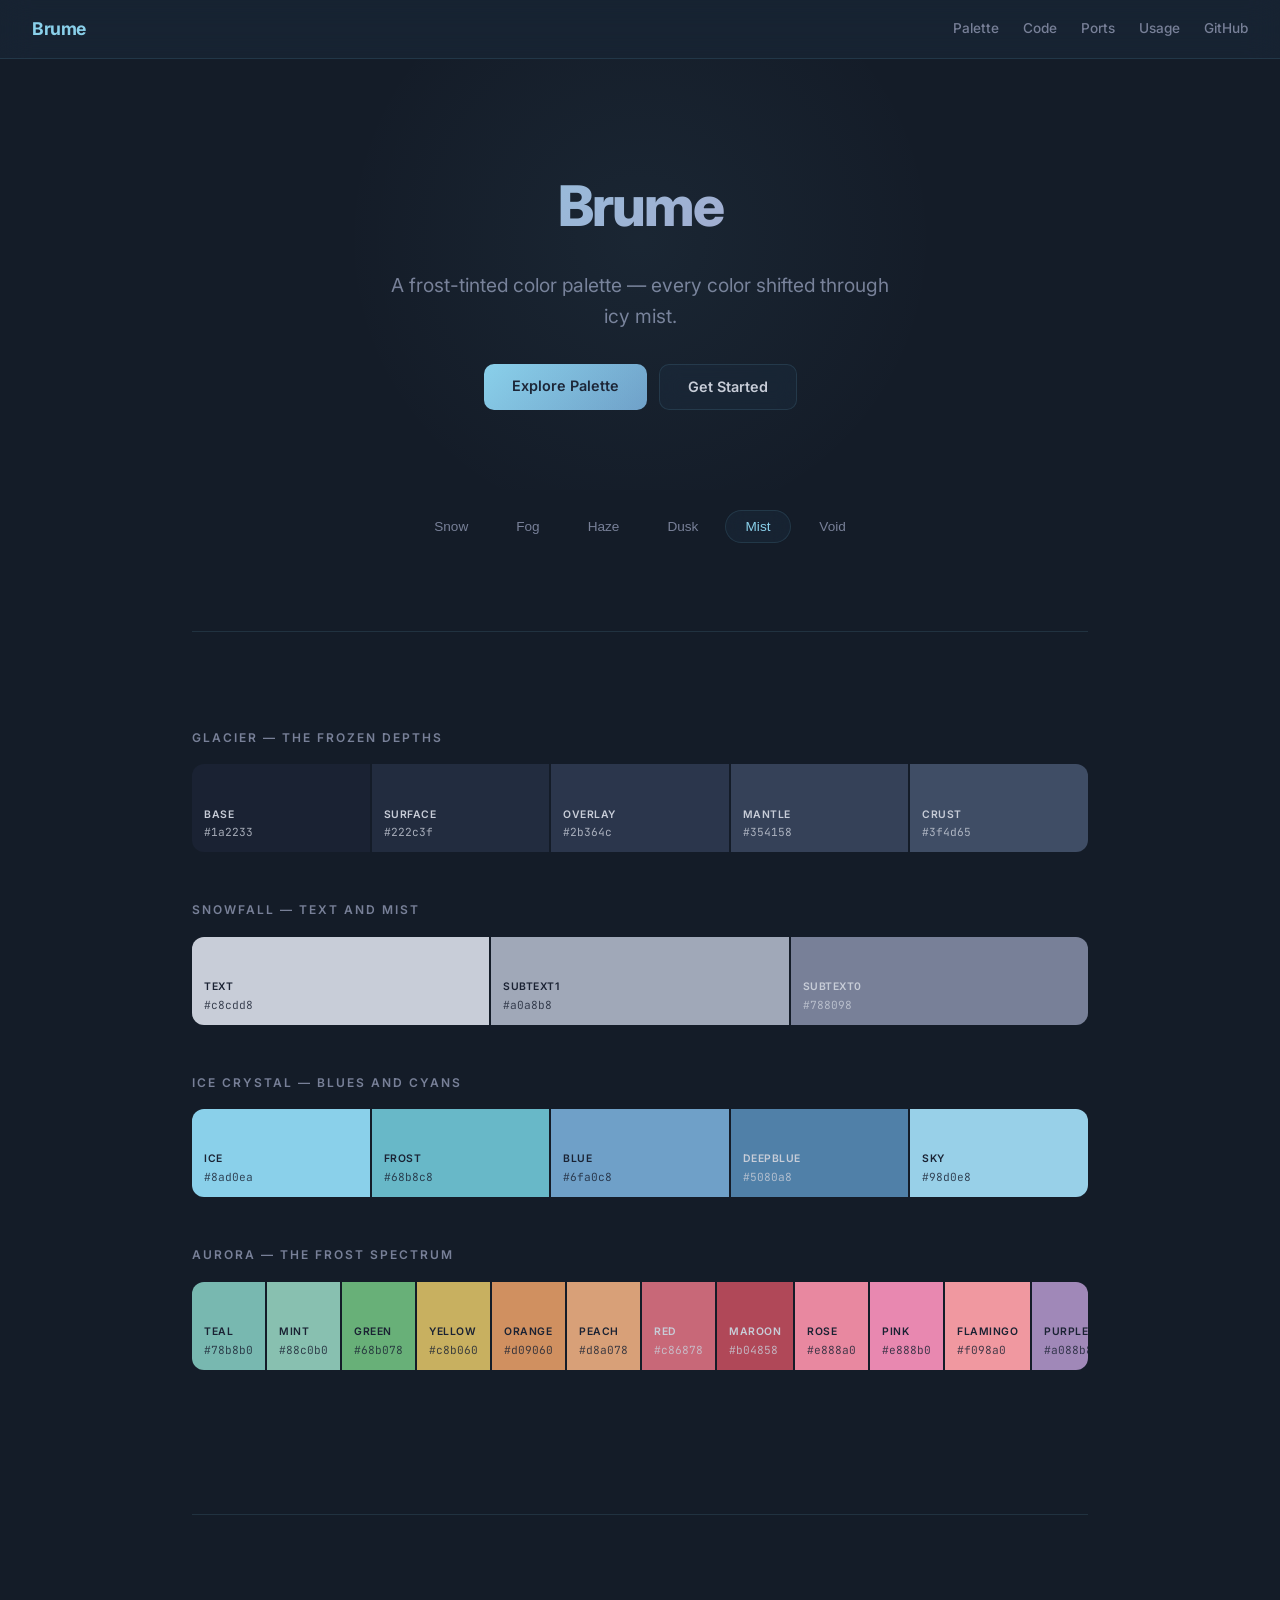
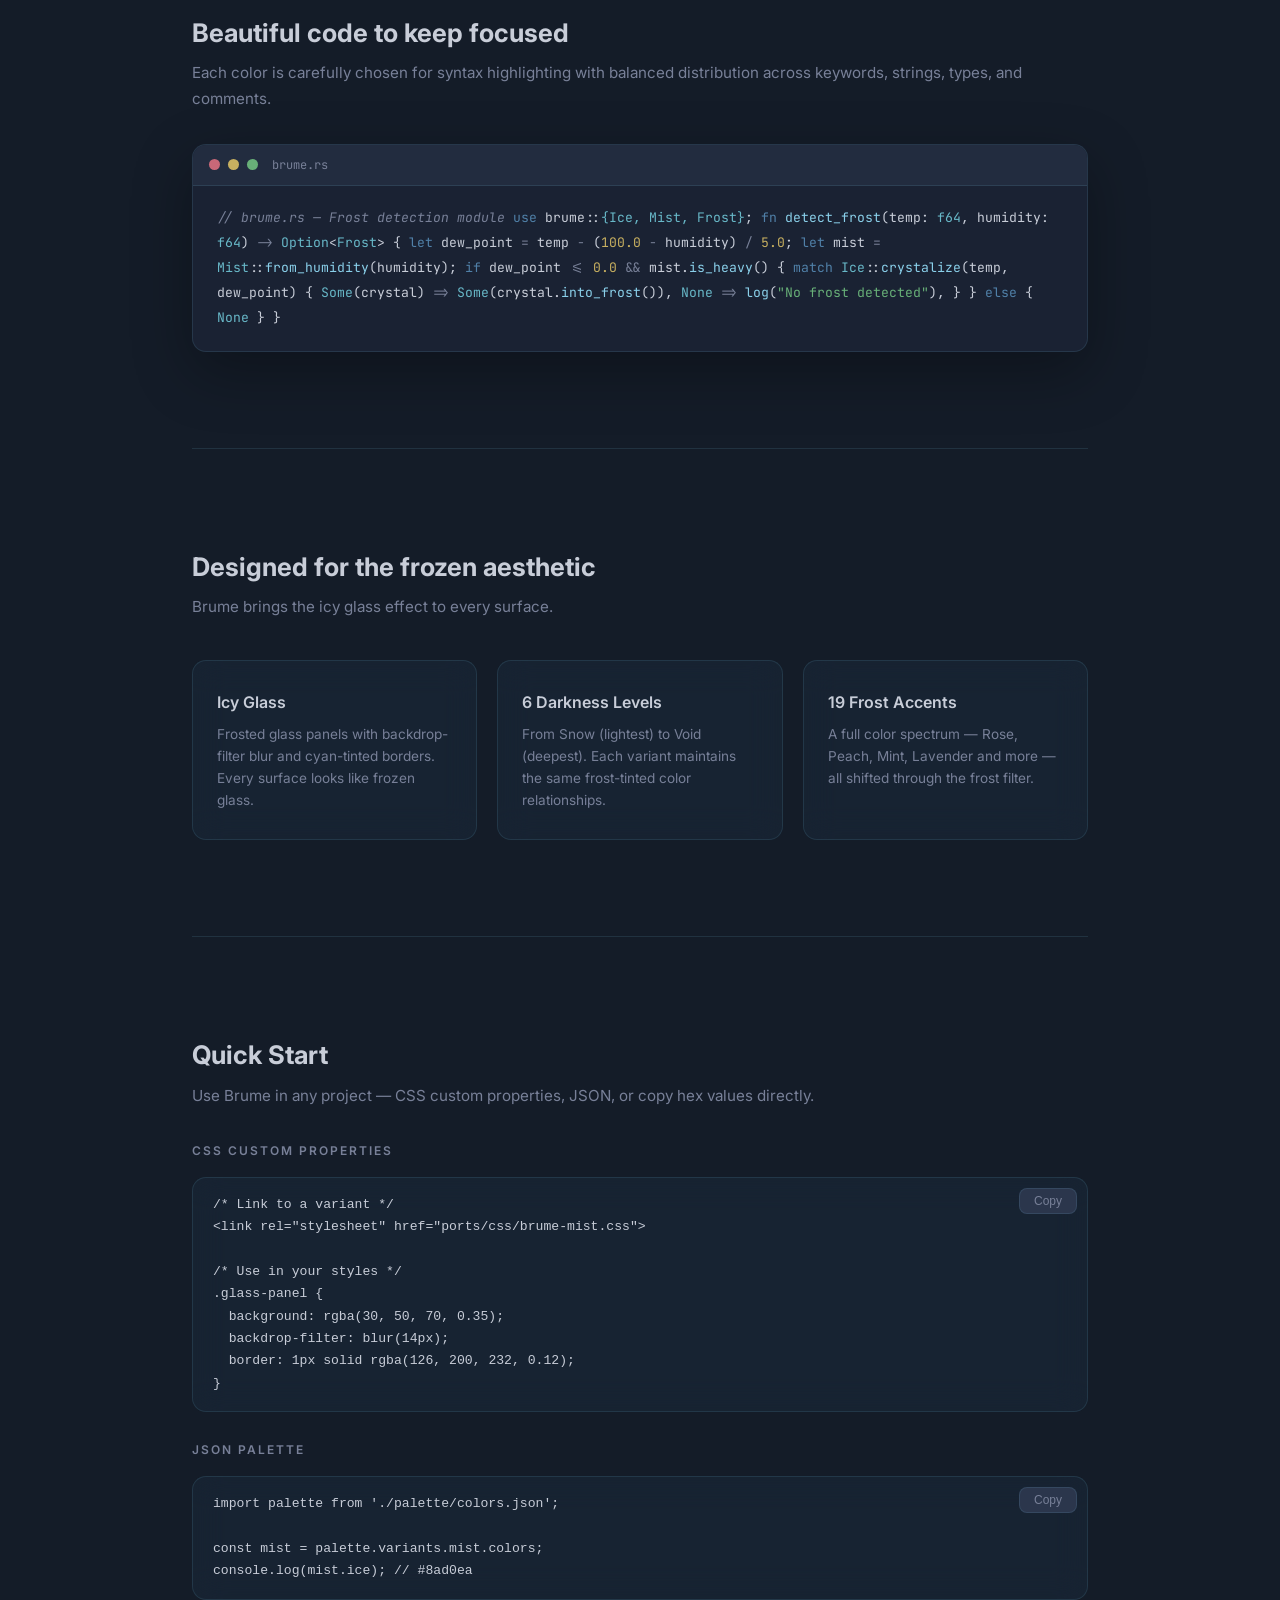
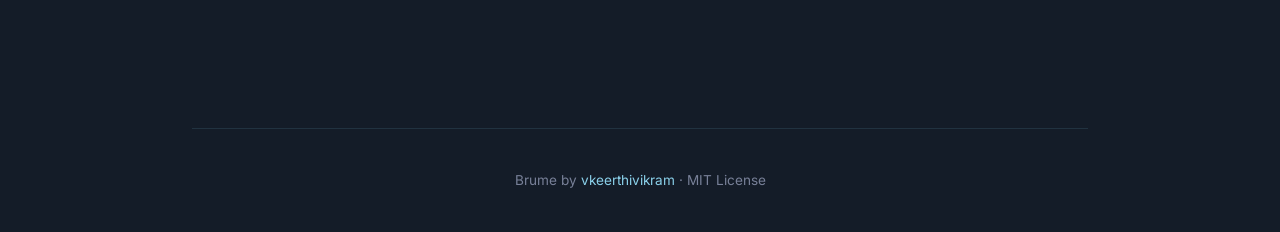
<file: docs/index.html>
<!DOCTYPE html>
<html lang="en" data-theme="mist">
<head>
  <meta charset="UTF-8">
  <meta name="viewport" content="width=device-width, initial-scale=1.0">
  <title>Brume — A frost-tinted color palette</title>
  <meta name="description" content="An icy, frost-tinted color palette. 6 variants, 27 colors each, icy glass aesthetic.">
  <link rel="stylesheet" href="style.css">
  <link rel="preconnect" href="https://fonts.googleapis.com">
  <link rel="preconnect" href="https://fonts.gstatic.com" crossorigin>
  <link href="https://fonts.googleapis.com/css2?family=Inter:wght@400;500;600;700;800&family=JetBrains+Mono:wght@400;500&display=swap" rel="stylesheet">
</head>
<body>

  <nav class="top-bar">
    <div class="logo">Brume</div>
    <div class="nav-links">
      <a href="#palette">Palette</a>
      <a href="#code">Code</a>
      <a href="ports.html">Ports</a>
      <a href="#usage">Usage</a>
      <a href="https://github.com/vkeerthivikram/brume">GitHub</a>
    </div>
  </nav>

  <div class="container">

    <section class="hero">
      <h1>Brume</h1>
      <p class="tagline">A frost-tinted color palette — every color shifted through icy mist.</p>
      <div class="hero-buttons">
        <a href="#palette" class="btn btn-primary">Explore Palette</a>
        <a href="#usage" class="btn btn-secondary">Get Started</a>
      </div>
    </section>

    <div class="variant-bar">
      <button class="variant-btn" data-variant="snow">Snow</button>
      <button class="variant-btn" data-variant="fog">Fog</button>
      <button class="variant-btn" data-variant="haze">Haze</button>
      <button class="variant-btn" data-variant="dusk">Dusk</button>
      <button class="variant-btn active" data-variant="mist">Mist</button>
      <button class="variant-btn" data-variant="void">Void</button>
    </div>

    <hr class="section-divider">

    <!-- PALETTE -->
    <section id="palette">

      <div class="palette-group">
        <div class="palette-group-title">Glacier — The frozen depths</div>
        <div class="color-row" id="group-glacier"></div>
      </div>

      <div class="palette-group">
        <div class="palette-group-title">Snowfall — Text and mist</div>
        <div class="color-row" id="group-snowfall"></div>
      </div>

      <div class="palette-group">
        <div class="palette-group-title">Ice Crystal — Blues and cyans</div>
        <div class="color-row" id="group-ice"></div>
      </div>

      <div class="palette-group">
        <div class="palette-group-title">Aurora — The frost spectrum</div>
        <div class="color-row" id="group-aurora"></div>
      </div>

    </section>

    <hr class="section-divider">

    <!-- CODE PREVIEW -->
    <section id="code">
      <div class="section-header">
        <h2>Beautiful code to keep focused</h2>
        <p>Each color is carefully chosen for syntax highlighting with balanced distribution across keywords, strings, types, and comments.</p>
      </div>

      <div class="code-preview">
        <div class="code-preview-header">
          <div class="code-preview-dot" style="background:var(--brume-red)"></div>
          <div class="code-preview-dot" style="background:var(--brume-yellow)"></div>
          <div class="code-preview-dot" style="background:var(--brume-green)"></div>
          <span class="code-preview-title">brume.rs</span>
        </div>
        <div class="code-preview-body" id="code-preview-body"></div>
      </div>
    </section>

    <hr class="section-divider">

    <!-- FEATURES -->
    <section>
      <div class="section-header">
        <h2>Designed for the frozen aesthetic</h2>
        <p>Brume brings the icy glass effect to every surface.</p>
      </div>
      <div class="features">
        <div class="feature-card">
          <h3>Icy Glass</h3>
          <p>Frosted glass panels with backdrop-filter blur and cyan-tinted borders. Every surface looks like frozen glass.</p>
        </div>
        <div class="feature-card">
          <h3>6 Darkness Levels</h3>
          <p>From Snow (lightest) to Void (deepest). Each variant maintains the same frost-tinted color relationships.</p>
        </div>
        <div class="feature-card">
          <h3>19 Frost Accents</h3>
          <p>A full color spectrum — Rose, Peach, Mint, Lavender and more — all shifted through the frost filter.</p>
        </div>
      </div>
    </section>

    <hr class="section-divider">

    <!-- USAGE -->
    <section id="usage">
      <div class="section-header">
        <h2>Quick Start</h2>
        <p>Use Brume in any project — CSS custom properties, JSON, or copy hex values directly.</p>
      </div>

      <h3 style="font-size:0.75rem;text-transform:uppercase;letter-spacing:2px;color:var(--brume-subtext0);margin-bottom:12px;font-weight:600;">CSS Custom Properties</h3>
      <div class="code-block">
        <button class="copy-btn" onclick="copyCode(this)">Copy</button>
<pre><span class="cm">/* Link to a variant */</span>
&lt;link rel="stylesheet" href="ports/css/brume-<span class="str">mist</span>.css"&gt;

<span class="cm">/* Use in your styles */</span>
<span class="kw">.glass-panel</span> {
  <span class="ty">background</span>: <span class="fn">rgba</span>(<span class="num">30</span>, <span class="num">50</span>, <span class="num">70</span>, <span class="num">0.35</span>);
  <span class="ty">backdrop-filter</span>: <span class="fn">blur</span>(<span class="num">14px</span>);
  <span class="ty">border</span>: <span class="num">1px</span> solid <span class="fn">rgba</span>(<span class="num">126</span>, <span class="num">200</span>, <span class="num">232</span>, <span class="num">0.12</span>);
}</pre>
      </div>

      <h3 style="font-size:0.75rem;text-transform:uppercase;letter-spacing:2px;color:var(--brume-subtext0);margin-bottom:12px;margin-top:28px;font-weight:600;">JSON Palette</h3>
      <div class="code-block">
        <button class="copy-btn" onclick="copyCode(this)">Copy</button>
<pre><span class="kw">import</span> palette <span class="kw">from</span> <span class="str">'./palette/colors.json'</span>;

<span class="kw">const</span> mist = palette.<span class="fn">variants</span>.<span class="fn">mist</span>.<span class="fn">colors</span>;
console.<span class="fn">log</span>(mist.<span class="fn">ice</span>); <span class="cm">// #8ad0ea</span></pre>
      </div>
    </section>

    <footer>
      <p>Brume by <a href="https://github.com/vkeerthivikram">vkeerthivikram</a> &middot; MIT License</p>
    </footer>
  </div>

  <div class="toast" id="toast">Copied!</div>

  <script>
    var PALETTE = {
      snow: {
        base:"#f0f2fa",surface:"#e4e8f2",overlay:"#d8dee8",mantle:"#c0c8d8",crust:"#a8b0c4",
        text:"#1a2233",subtext1:"#2b364c",subtext0:"#404e65",
        ice:"#1890b0",frost:"#108098",blue:"#2870a0",deepblue:"#185880",sky:"#48a0c8",
        teal:"#208878",mint:"#38a880",green:"#288848",yellow:"#988830",
        orange:"#a87830",peach:"#b87850",red:"#983848",maroon:"#802838",
        rose:"#b84868",pink:"#b84878",flamingo:"#c05868",purple:"#6848a0",
        lavender:"#7858a8",mauve:"#884080"
      },
      fog: {
        base:"#d8e0f0",surface:"#c8d2e4",overlay:"#b8c4d8",mantle:"#a0aec8",crust:"#8898b0",
        text:"#1a2233",subtext1:"#2b364c",subtext0:"#404e65",
        ice:"#3090b8",frost:"#2888a8",blue:"#3878a8",deepblue:"#285888",sky:"#58a8c8",
        teal:"#288880",mint:"#40a888",green:"#389858",yellow:"#a89838",
        orange:"#b87840",peach:"#c88860",red:"#a84858",maroon:"#903848",
        rose:"#c85878",pink:"#c85888",flamingo:"#d06878",purple:"#7858a0",
        lavender:"#8868a8",mauve:"#984888"
      },
      haze: {
        base:"#303848",surface:"#384258",overlay:"#424e68",mantle:"#505c78",crust:"#5e6a88",
        text:"#c8d0e0",subtext1:"#a0a8b8",subtext0:"#788098",
        ice:"#58b8d8",frost:"#48a8c0",blue:"#5088b0",deepblue:"#387090",sky:"#70b8d0",
        teal:"#48a8a0",mint:"#58b8a8",green:"#50a868",yellow:"#c0a850",
        orange:"#c88850",peach:"#d09868",red:"#c06070",maroon:"#a84858",
        rose:"#d87090",pink:"#d870a0",flamingo:"#e08090",purple:"#9070a8",
        lavender:"#a080b0",mauve:"#b06098"
      },
      dusk: {
        base:"#242c3a",surface:"#2c3648",overlay:"#364050",mantle:"#424e60",crust:"#4e5a70",
        text:"#c0c8d8",subtext1:"#98a0b0",subtext0:"#707890",
        ice:"#68c0d8",frost:"#58b0c8",blue:"#5898b8",deepblue:"#4080a0",sky:"#78c0d8",
        teal:"#40a8a0",mint:"#50b0a0",green:"#48a060",yellow:"#c0a848",
        orange:"#d09058",peach:"#d8a070",red:"#c86070",maroon:"#b04858",
        rose:"#e07898",pink:"#e078a8",flamingo:"#e88898",purple:"#9878b0",
        lavender:"#a888b8",mauve:"#c068a0"
      },
      mist: {
        base:"#1a2233",surface:"#222c3f",overlay:"#2b364c",mantle:"#354158",crust:"#3f4d65",
        text:"#c8cdd8",subtext1:"#a0a8b8",subtext0:"#788098",
        ice:"#8ad0ea",frost:"#68b8c8",blue:"#6fa0c8",deepblue:"#5080a8",sky:"#98d0e8",
        teal:"#78b8b0",mint:"#88c0b0",green:"#68b078",yellow:"#c8b060",
        orange:"#d09060",peach:"#d8a078",red:"#c86878",maroon:"#b04858",
        rose:"#e888a0",pink:"#e888b0",flamingo:"#f098a0",purple:"#a088b8",
        lavender:"#b098c0",mauve:"#c878a8"
      },
      void: {
        base:"#0e1420",surface:"#141c2e",overlay:"#1c263a",mantle:"#253048",crust:"#2e3a55",
        text:"#b8c0d0",subtext1:"#9098a8",subtext0:"#6a7288",
        ice:"#90d8f0",frost:"#78c8d8",blue:"#78a8d0",deepblue:"#5888b0",sky:"#a0d8f0",
        teal:"#80c0b8",mint:"#90c8b8",green:"#70b880",yellow:"#d0b868",
        orange:"#d89868",peach:"#e0a880",red:"#d07080",maroon:"#b85868",
        rose:"#f098b0",pink:"#f098c0",flamingo:"#f8a8a8",purple:"#a890c0",
        lavender:"#b8a0c8",mauve:"#d888b0"
      }
    };

    var GROUPS = {
      glacier: ["base","surface","overlay","mantle","crust"],
      snowfall: ["text","subtext1","subtext0"],
      ice: ["ice","frost","blue","deepblue","sky"],
      aurora: ["teal","mint","green","yellow","orange","peach","red","maroon","rose","pink","flamingo","purple","lavender","mauve"]
    };

    function isLight(hex) {
      var r = parseInt(hex.slice(1,3),16);
      var g = parseInt(hex.slice(3,5),16);
      var b = parseInt(hex.slice(5,7),16);
      return (r*299 + g*587 + b*114) / 1000 > 140;
    }

    function colorCard(name, hex) {
      var cls = isLight(hex) ? 'dark-text' : 'light-text';
      return '<div class="color-card ' + cls + '" style="background:' + hex + '" onclick="copyHex(\'' + hex + '\')" title="Click to copy">' +
        '<div class="color-name">' + name + '</div>' +
        '<div class="color-hex">' + hex + '</div></div>';
    }

    function render(variant) {
      var c = PALETTE[variant];
      Object.keys(GROUPS).forEach(function(group) {
        var el = document.getElementById("group-" + group);
        if (el) el.innerHTML = GROUPS[group].map(function(n) { return colorCard(n, c[n]); }).join("");
      });
      renderCodePreview(c);
    }

    function renderCodePreview(c) {
      document.getElementById("code-preview-body").innerHTML =
        '<span class="cm">// brume.rs — Frost detection module</span>\n' +
        '<span class="kw">use</span> <span class="txt">brume</span>::<span class="ty">{Ice, Mist, Frost}</span>;\n\n' +
        '<span class="kw">fn</span> <span class="fn">detect_frost</span><span class="txt">(</span><span class="txt">temp</span>: <span class="ty">f64</span><span class="txt">,</span> <span class="txt">humidity</span>: <span class="ty">f64</span><span class="txt">)</span> <span class="op">-&gt;</span> <span class="ty">Option</span>&lt;<span class="ty">Frost</span>&gt; <span class="txt">{</span>\n' +
        '    <span class="kw">let</span> <span class="txt">dew_point</span> <span class="op">=</span> <span class="txt">temp</span> <span class="op">-</span> (<span class="num">100.0</span> <span class="op">-</span> <span class="txt">humidity</span>) <span class="op">/</span> <span class="num">5.0</span>;\n' +
        '    <span class="kw">let</span> <span class="txt">mist</span> <span class="op">=</span> <span class="ty">Mist</span>::<span class="fn">from_humidity</span>(<span class="txt">humidity</span>);\n\n' +
        '    <span class="kw">if</span> <span class="txt">dew_point</span> <span class="op">&lt;=</span> <span class="num">0.0</span> <span class="op">&&</span> <span class="txt">mist</span>.<span class="fn">is_heavy</span>() <span class="txt">{</span>\n' +
        '        <span class="kw">match</span> <span class="ty">Ice</span>::<span class="fn">crystalize</span>(<span class="txt">temp</span>, <span class="txt">dew_point</span>) <span class="txt">{</span>\n' +
        '            <span class="ty">Some</span>(<span class="txt">crystal</span>) <span class="op">=&gt;</span> <span class="ty">Some</span>(<span class="txt">crystal</span>.<span class="fn">into_frost</span>()),\n' +
        '            <span class="ty">None</span> <span class="op">=&gt;</span> <span class="fn">log</span>(<span class="str">"No frost detected"</span>),\n' +
        '        <span class="txt">}</span>\n' +
        '    <span class="txt">}</span> <span class="kw">else</span> <span class="txt">{</span>\n' +
        '        <span class="ty">None</span>\n' +
        '    <span class="txt">}</span>\n' +
        '<span class="txt">}</span>';
    }

    function copyHex(hex) {
      navigator.clipboard.writeText(hex).catch(function() {});
      showToast("Copied " + hex);
    }

    function copyCode(btn) {
      var code = btn.parentElement.querySelector("pre").textContent;
      navigator.clipboard.writeText(code).catch(function() {});
      showToast("Copied to clipboard");
    }

    function showToast(msg) {
      var toast = document.getElementById("toast");
      toast.textContent = msg;
      toast.classList.add("show");
      setTimeout(function() { toast.classList.remove("show"); }, 2000);
    }

    document.querySelectorAll(".variant-btn").forEach(function(btn) {
      btn.addEventListener("click", function() {
        document.querySelectorAll(".variant-btn").forEach(function(b) { b.classList.remove("active"); });
        btn.classList.add("active");
        var v = btn.dataset.variant;
        document.documentElement.setAttribute("data-theme", v);
        render(v);
      });
    });

    render("mist");
  </script>
</body>
</html>
</file>
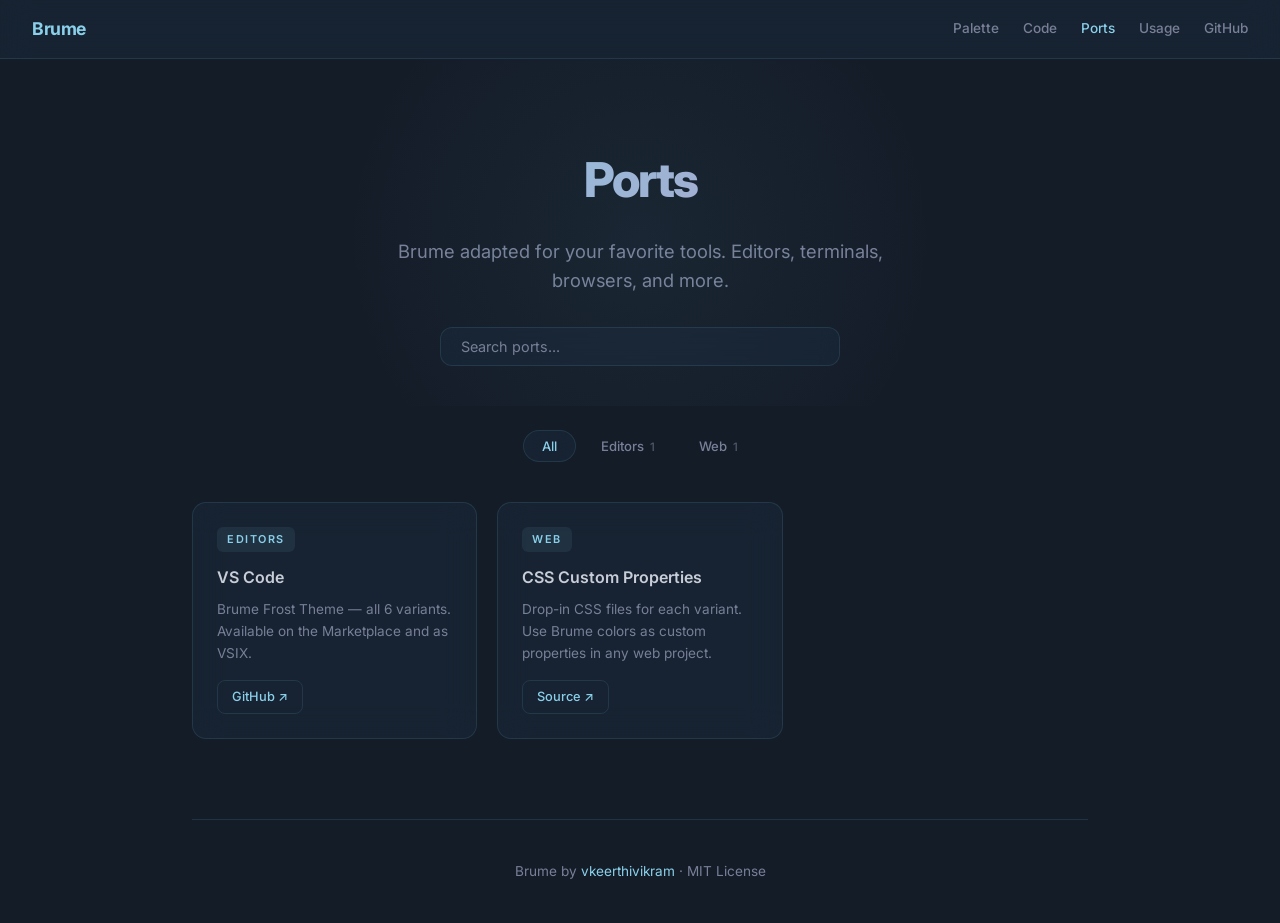
<file: docs/ports.html>
<!DOCTYPE html>
<html lang="en" data-theme="mist">
<head>
  <meta charset="UTF-8">
  <meta name="viewport" content="width=device-width, initial-scale=1.0">
  <title>Ports — Brume</title>
  <meta name="description" content="Official ports of the Brume color palette for editors, terminals, browsers, and more.">
  <link rel="stylesheet" href="ports.css">
  <link rel="preconnect" href="https://fonts.googleapis.com">
  <link rel="preconnect" href="https://fonts.gstatic.com" crossorigin>
  <link href="https://fonts.googleapis.com/css2?family=Inter:wght@400;500;600;700;800&family=JetBrains+Mono:wght@400;500&display=swap" rel="stylesheet">
</head>
<body>

  <nav class="top-bar">
    <div class="logo"><a href="index.html">Brume</a></div>
    <div class="nav-links">
      <a href="index.html#palette">Palette</a>
      <a href="index.html#code">Code</a>
      <a href="ports.html" class="active">Ports</a>
      <a href="index.html#usage">Usage</a>
      <a href="https://github.com/vkeerthivikram/brume">GitHub</a>
    </div>
  </nav>

  <div class="container">

    <section class="hero">
      <h1>Ports</h1>
      <p class="tagline">Brume adapted for your favorite tools. Editors, terminals, browsers, and more.</p>
      <div class="search-wrap">
        <input type="text" id="search" placeholder="Search ports..." autocomplete="off">
      </div>
    </section>

    <div class="filter-bar" id="filter-bar"></div>

    <div class="ports-grid" id="ports-grid"></div>

    <div class="empty-state" id="empty-state" style="display:none">
      <p>No ports match your search.</p>
    </div>

    <footer>
      <p>Brume by <a href="https://github.com/vkeerthivikram">vkeerthivikram</a> &middot; MIT License</p>
    </footer>
  </div>

  <script>
    var CATEGORIES = [];
    var PORTS = [];

    function init(data) {
      var cats = {};
      data.forEach(function(p) { cats[p.category] = true; });
      CATEGORIES = Object.keys(cats).sort();

      PORTS = data.map(function(p, i) {
        return Object.assign({}, p, { _i: i });
      });

      renderFilters();
      render();
    }

    function renderFilters() {
      var bar = document.getElementById('filter-bar');
      var html = '<button class="filter-btn active" data-cat="all">All</button>';
      CATEGORIES.forEach(function(c) {
        var count = PORTS.filter(function(p) { return p.category === c; }).length;
        html += '<button class="filter-btn" data-cat="' + c + '">' + c + ' <span class="filter-count">' + count + '</span></button>';
      });
      bar.innerHTML = html;

      bar.querySelectorAll('.filter-btn').forEach(function(btn) {
        btn.addEventListener('click', function() {
          bar.querySelectorAll('.filter-btn').forEach(function(b) { b.classList.remove('active'); });
          btn.classList.add('active');
          render();
        });
      });
    }

    function render() {
      var cat = document.querySelector('.filter-btn.active').dataset.cat;
      var q = (document.getElementById('search').value || '').toLowerCase().trim();

      var filtered = PORTS.filter(function(p) {
        var matchCat = cat === 'all' || p.category === cat;
        var matchQ = !q || p.name.toLowerCase().indexOf(q) !== -1 || p.description.toLowerCase().indexOf(q) !== -1 || p.category.toLowerCase().indexOf(q) !== -1;
        return matchCat && matchQ;
      });

      var grid = document.getElementById('ports-grid');
      var empty = document.getElementById('empty-state');

      if (filtered.length === 0) {
        grid.innerHTML = '';
        empty.style.display = '';
        return;
      }

      empty.style.display = 'none';
      grid.innerHTML = filtered.map(function(p) { return portCard(p); }).join('');
    }

    function portCard(p) {
      var links = (p.links || []).map(function(l) {
        return '<a href="' + l.url + '" target="_blank" rel="noopener" class="port-link">' + l.label + ' &#8599;</a>';
      }).join('');

      return '<div class="port-card" data-category="' + p.category + '">' +
        '<div class="port-card-header">' +
          '<span class="port-category">' + p.category + '</span>' +
        '</div>' +
        '<h3>' + p.name + '</h3>' +
        '<p>' + p.description + '</p>' +
        (links ? '<div class="port-links">' + links + '</div>' : '') +
      '</div>';
    }

    document.getElementById('search').addEventListener('input', render);

    fetch('../ports/meta.json')
      .then(function(r) { return r.json(); })
      .then(init)
      .catch(function(err) {
        document.getElementById('ports-grid').innerHTML = '<p style="color:var(--brume-subtext0)">Failed to load ports.</p>';
        console.error(err);
      });
  </script>
</body>
</html>
</file>
<file: docs/style.css>
*, *::before, *::after { margin: 0; padding: 0; box-sizing: border-box; }

:root {
  --brume-base: #1a2233;
  --brume-surface: #222c3f;
  --brume-overlay: #2b364c;
  --brume-mantle: #354158;
  --brume-crust: #3f4d65;
  --brume-text: #c8cdd8;
  --brume-subtext1: #a0a8b8;
  --brume-subtext0: #788098;
  --brume-ice: #8ad0ea;
  --brume-frost: #68b8c8;
  --brume-blue: #6fa0c8;
  --brume-deepblue: #5080a8;
  --brume-sky: #98d0e8;
  --brume-teal: #78b8b0;
  --brume-mint: #88c0b0;
  --brume-green: #68b078;
  --brume-yellow: #c8b060;
  --brume-orange: #d09060;
  --brume-peach: #d8a078;
  --brume-red: #c86878;
  --brume-maroon: #b04858;
  --brume-rose: #e888a0;
  --brume-pink: #e888b0;
  --brume-flamingo: #f098a0;
  --brume-purple: #a088b8;
  --brume-lavender: #b098c0;
  --brume-mauve: #c878a8;
  --glass-bg: rgba(30, 50, 70, 0.35);
  --glass-border: rgba(126, 200, 232, 0.12);
  --glass-blur: 16px;
  --glass-glow: rgba(126, 200, 232, 0.06);
  --page-bg: #141c28;
}

[data-theme="snow"] {
  --brume-base: #f0f2fa; --brume-surface: #e4e8f2; --brume-overlay: #d8dee8;
  --brume-mantle: #c0c8d8; --brume-crust: #a8b0c4; --brume-text: #1a2233;
  --brume-subtext1: #2b364c; --brume-subtext0: #404e65; --brume-ice: #1890b0;
  --brume-frost: #108098; --brume-blue: #2870a0; --brume-deepblue: #185880;
  --brume-sky: #48a0c8; --brume-teal: #208878; --brume-mint: #38a880;
  --brume-green: #288848; --brume-yellow: #988830; --brume-orange: #a87830;
  --brume-peach: #b87850; --brume-red: #983848; --brume-maroon: #802838;
  --brume-rose: #b84868; --brume-pink: #b84878; --brume-flamingo: #c05868;
  --brume-purple: #6848a0; --brume-lavender: #7858a8; --brume-mauve: #884080;
  --glass-bg: rgba(200, 210, 225, 0.35); --glass-border: rgba(24, 80, 110, 0.1);
  --glass-glow: rgba(24, 80, 110, 0.04); --page-bg: #e0e4ee;
}

[data-theme="fog"] {
  --brume-base: #d8e0f0; --brume-surface: #c8d2e4; --brume-overlay: #b8c4d8;
  --brume-mantle: #a0aec8; --brume-crust: #8898b0; --brume-text: #1a2233;
  --brume-subtext1: #2b364c; --brume-subtext0: #404e65; --brume-ice: #3090b8;
  --brume-frost: #2888a8; --brume-blue: #3878a8; --brume-deepblue: #285888;
  --brume-sky: #58a8c8; --brume-teal: #288880; --brume-mint: #40a888;
  --brume-green: #389858; --brume-yellow: #a89838; --brume-orange: #b87840;
  --brume-peach: #c88860; --brume-red: #a84858; --brume-maroon: #903848;
  --brume-rose: #c85878; --brume-pink: #c85888; --brume-flamingo: #d06878;
  --brume-purple: #7858a0; --brume-lavender: #8868a8; --brume-mauve: #984888;
  --glass-bg: rgba(160, 174, 200, 0.3); --glass-border: rgba(48, 144, 184, 0.1);
  --glass-glow: rgba(48, 144, 184, 0.04); --page-bg: #c0c8d8;
}

[data-theme="haze"] {
  --brume-base: #303848; --brume-surface: #384258; --brume-overlay: #424e68;
  --brume-mantle: #505c78; --brume-crust: #5e6a88; --brume-text: #c8d0e0;
  --brume-subtext1: #a0a8b8; --brume-subtext0: #788098; --brume-ice: #58b8d8;
  --brume-frost: #48a8c0; --brume-blue: #5088b0; --brume-deepblue: #387090;
  --brume-sky: #70b8d0; --brume-teal: #48a8a0; --brume-mint: #58b8a8;
  --brume-green: #50a868; --brume-yellow: #c0a850; --brume-orange: #c88850;
  --brume-peach: #d09868; --brume-red: #c06070; --brume-maroon: #a84858;
  --brume-rose: #d87090; --brume-pink: #d870a0; --brume-flamingo: #e08090;
  --brume-purple: #9070a8; --brume-lavender: #a080b0; --brume-mauve: #b06098;
  --glass-bg: rgba(55, 75, 100, 0.35); --glass-border: rgba(88, 184, 216, 0.1);
  --glass-glow: rgba(88, 184, 216, 0.04); --page-bg: #222a38;
}

[data-theme="dusk"] {
  --brume-base: #242c3a; --brume-surface: #2c3648; --brume-overlay: #364050;
  --brume-mantle: #424e60; --brume-crust: #4e5a70; --brume-text: #c0c8d8;
  --brume-subtext1: #98a0b0; --brume-subtext0: #707890; --brume-ice: #68c0d8;
  --brume-frost: #58b0c8; --brume-blue: #5898b8; --brume-deepblue: #4080a0;
  --brume-sky: #78c0d8; --brume-teal: #40a8a0; --brume-mint: #50b0a0;
  --brume-green: #48a060; --brume-yellow: #c0a848; --brume-orange: #d09058;
  --brume-peach: #d8a070; --brume-red: #c86070; --brume-maroon: #b04858;
  --brume-rose: #e07898; --brume-pink: #e078a8; --brume-flamingo: #e88898;
  --brume-purple: #9878b0; --brume-lavender: #a888b8; --brume-mauve: #c068a0;
  --glass-bg: rgba(40, 55, 75, 0.35); --glass-border: rgba(104, 192, 216, 0.1);
  --glass-glow: rgba(104, 192, 216, 0.04); --page-bg: #181e28;
}

[data-theme="void"] {
  --brume-base: #0e1420; --brume-surface: #141c2e; --brume-overlay: #1c263a;
  --brume-mantle: #253048; --brume-crust: #2e3a55; --brume-text: #b8c0d0;
  --brume-subtext1: #9098a8; --brume-subtext0: #6a7288; --brume-ice: #90d8f0;
  --brume-frost: #78c8d8; --brume-blue: #78a8d0; --brume-deepblue: #5888b0;
  --brume-sky: #a0d8f0; --brume-teal: #80c0b8; --brume-mint: #90c8b8;
  --brume-green: #70b880; --brume-yellow: #d0b868; --brume-orange: #d89868;
  --brume-peach: #e0a880; --brume-red: #d07080; --brume-maroon: #b85868;
  --brume-rose: #f098b0; --brume-pink: #f098c0; --brume-flamingo: #f8a8a8;
  --brume-purple: #a890c0; --brume-lavender: #b8a0c8; --brume-mauve: #d888b0;
  --glass-bg: rgba(18, 30, 48, 0.4); --glass-border: rgba(144, 216, 240, 0.08);
  --glass-glow: rgba(144, 216, 240, 0.03); --page-bg: #080c14;
}

html { scroll-behavior: smooth; }

body {
  font-family: 'Inter', -apple-system, BlinkMacSystemFont, 'Segoe UI', sans-serif;
  background-color: var(--page-bg);
  color: var(--brume-text);
  line-height: 1.7;
  min-height: 100vh;
  transition: background-color 0.4s, color 0.3s;
}

a { color: var(--brume-ice); text-decoration: none; transition: opacity 0.2s; }
a:hover { opacity: 0.85; }

.container { max-width: 960px; margin: 0 auto; padding: 0 32px; }

/* --- NAV --- */
nav.top-bar {
  position: sticky;
  top: 0;
  z-index: 100;
  background: var(--glass-bg);
  backdrop-filter: blur(var(--glass-blur));
  -webkit-backdrop-filter: blur(var(--glass-blur));
  border-bottom: 1px solid var(--glass-border);
  padding: 14px 32px;
  display: flex;
  align-items: center;
  justify-content: space-between;
}

nav.top-bar .logo {
  font-size: 1.1rem;
  font-weight: 700;
  color: var(--brume-ice);
  letter-spacing: -0.5px;
}

nav.top-bar .nav-links { display: flex; gap: 24px; }

nav.top-bar .nav-links a {
  color: var(--brume-subtext0);
  font-size: 0.85rem;
  font-weight: 500;
  transition: color 0.2s;
}

nav.top-bar .nav-links a:hover { color: var(--brume-text); opacity: 1; }

/* --- HERO --- */
.hero {
  text-align: center;
  padding: 100px 0 80px;
  position: relative;
  overflow: hidden;
}

.hero::before {
  content: '';
  position: absolute;
  top: -120px;
  left: 50%;
  transform: translateX(-50%);
  width: 600px;
  height: 600px;
  border-radius: 50%;
  background: radial-gradient(circle, var(--glass-glow), transparent 70%);
  pointer-events: none;
}

.hero h1 {
  font-size: 3.5rem;
  font-weight: 800;
  letter-spacing: -2px;
  background: linear-gradient(135deg, var(--brume-ice) 0%, var(--brume-lavender) 100%);
  -webkit-background-clip: text;
  -webkit-text-fill-color: transparent;
  background-clip: text;
  margin-bottom: 16px;
  position: relative;
}

.hero .tagline {
  color: var(--brume-subtext0);
  font-size: 1.2rem;
  max-width: 520px;
  margin: 0 auto 32px;
  line-height: 1.6;
}

.hero-buttons { display: flex; gap: 12px; justify-content: center; flex-wrap: wrap; }

.btn {
  display: inline-block;
  padding: 10px 28px;
  border-radius: 10px;
  font-size: 0.9rem;
  font-weight: 600;
  cursor: pointer;
  transition: all 0.2s;
  border: none;
}

.btn-primary {
  background: linear-gradient(135deg, var(--brume-ice), var(--brume-blue));
  color: var(--brume-base);
}

.btn-primary:hover { opacity: 0.9; transform: translateY(-1px); }

.btn-secondary {
  background: var(--glass-bg);
  backdrop-filter: blur(10px);
  -webkit-backdrop-filter: blur(10px);
  border: 1px solid var(--glass-border);
  color: var(--brume-text);
}

.btn-secondary:hover { border-color: var(--brume-ice); }

/* --- VARIANT SWITCHER --- */
.variant-bar {
  display: flex;
  justify-content: center;
  gap: 6px;
  padding: 20px 0 40px;
  flex-wrap: wrap;
}

.variant-btn {
  padding: 8px 20px;
  border-radius: 20px;
  border: 1px solid transparent;
  background: transparent;
  color: var(--brume-subtext0);
  cursor: pointer;
  font-size: 0.85rem;
  font-weight: 500;
  transition: all 0.25s;
}

.variant-btn:hover { color: var(--brume-text); background: var(--glass-bg); }

.variant-btn.active {
  background: var(--glass-bg);
  backdrop-filter: blur(10px);
  -webkit-backdrop-filter: blur(10px);
  color: var(--brume-ice);
  border-color: var(--glass-border);
}

/* --- SECTIONS --- */
section { padding: 48px 0; }

.section-header {
  margin-bottom: 32px;
}

.section-header h2 {
  font-size: 1.6rem;
  font-weight: 700;
  color: var(--brume-text);
  margin-bottom: 6px;
}

.section-header p {
  color: var(--brume-subtext0);
  font-size: 0.95rem;
}

.section-divider {
  border: none;
  border-top: 1px solid var(--glass-border);
  margin: 48px 0;
}

/* --- COLOR PALETTE --- */
.palette-group {
  margin-bottom: 48px;
}

.palette-group-title {
  font-size: 0.75rem;
  text-transform: uppercase;
  letter-spacing: 2px;
  color: var(--brume-subtext0);
  margin-bottom: 16px;
  font-weight: 600;
}

.color-row {
  display: flex;
  gap: 2px;
  border-radius: 12px;
  overflow: hidden;
}

.color-card {
  flex: 1;
  min-height: 88px;
  display: flex;
  flex-direction: column;
  justify-content: flex-end;
  padding: 10px 12px;
  cursor: pointer;
  transition: transform 0.15s;
  position: relative;
}

.color-card:hover { transform: scaleY(1.08); z-index: 2; }

.color-card .color-name {
  font-size: 0.65rem;
  font-weight: 600;
  text-transform: uppercase;
  letter-spacing: 0.5px;
}

.color-card .color-hex {
  font-size: 0.7rem;
  font-family: 'JetBrains Mono', monospace;
  opacity: 0.8;
}

.color-card.light-text .color-name,
.color-card.light-text .color-hex { color: #c8cdd8; }

.color-card.dark-text .color-name,
.color-card.dark-text .color-hex { color: #1a2233; }

/* --- CODE PREVIEW --- */
.code-preview {
  background: var(--brume-base);
  border-radius: 14px;
  overflow: hidden;
  border: 1px solid var(--glass-border);
  box-shadow: 0 20px 60px rgba(0,0,0,0.3);
}

.code-preview-header {
  background: var(--brume-surface);
  padding: 10px 16px;
  display: flex;
  align-items: center;
  gap: 8px;
  border-bottom: 1px solid var(--glass-border);
}

.code-preview-dot {
  width: 11px;
  height: 11px;
  border-radius: 50%;
}

.code-preview-title {
  font-size: 0.75rem;
  color: var(--brume-subtext0);
  margin-left: 6px;
  font-family: 'JetBrains Mono', monospace;
}

.code-preview-body {
  padding: 20px 24px;
  font-family: 'JetBrains Mono', monospace;
  font-size: 0.82rem;
  line-height: 1.9;
  overflow-x: auto;
}

.code-preview-body .kw { color: var(--brume-deepblue); }
.code-preview-body .fn { color: var(--brume-ice); }
.code-preview-body .str { color: var(--brume-green); }
.code-preview-body .num { color: var(--brume-yellow); }
.code-preview-body .cm { color: var(--brume-subtext0); font-style: italic; }
.code-preview-body .ty { color: var(--brume-frost); }
.code-preview-body .op { color: var(--brume-subtext0); }
.code-preview-body .txt { color: var(--brume-text); }

/* --- FEATURES --- */
.features {
  display: grid;
  grid-template-columns: repeat(3, 1fr);
  gap: 20px;
  margin-top: 40px;
}

.feature-card {
  background: var(--glass-bg);
  backdrop-filter: blur(var(--glass-blur));
  -webkit-backdrop-filter: blur(var(--glass-blur));
  border: 1px solid var(--glass-border);
  border-radius: 14px;
  padding: 28px 24px;
  transition: border-color 0.2s;
}

.feature-card:hover { border-color: var(--brume-ice); }

.feature-card h3 {
  font-size: 1rem;
  font-weight: 600;
  color: var(--brume-text);
  margin-bottom: 8px;
}

.feature-card p {
  font-size: 0.85rem;
  color: var(--brume-subtext0);
  line-height: 1.6;
}

/* --- CODE BLOCK --- */
.code-block {
  background: var(--glass-bg);
  backdrop-filter: blur(var(--glass-blur));
  -webkit-backdrop-filter: blur(var(--glass-blur));
  border: 1px solid var(--glass-border);
  border-radius: 14px;
  padding: 16px 20px;
  overflow-x: auto;
  font-family: 'JetBrains Mono', monospace;
  font-size: 0.82rem;
  color: var(--brume-text);
  position: relative;
  margin-top: 16px;
}

.copy-btn {
  position: absolute;
  top: 10px;
  right: 10px;
  padding: 5px 14px;
  border-radius: 8px;
  border: 1px solid var(--glass-border);
  background: var(--brume-overlay);
  color: var(--brume-subtext0);
  cursor: pointer;
  font-size: 0.75rem;
  transition: all 0.2s;
}

.copy-btn:hover { border-color: var(--brume-ice); color: var(--brume-text); }

/* --- FOOTER --- */
footer {
  margin-top: 80px;
  padding: 40px 0;
  text-align: center;
  border-top: 1px solid var(--glass-border);
  color: var(--brume-subtext0);
  font-size: 0.85rem;
}

/* --- TOAST --- */
.toast {
  position: fixed;
  bottom: 28px;
  left: 50%;
  transform: translateX(-50%) translateY(100px);
  background: var(--brume-ice);
  color: var(--brume-base);
  padding: 10px 24px;
  border-radius: 10px;
  font-size: 0.85rem;
  font-weight: 500;
  opacity: 0;
  transition: all 0.3s;
  pointer-events: none;
  z-index: 999;
}

.toast.show {
  transform: translateX(-50%) translateY(0);
  opacity: 1;
}

/* --- RESPONSIVE --- */
@media (max-width: 768px) {
  .hero h1 { font-size: 2.4rem; }
  .hero .tagline { font-size: 1rem; }
  .features { grid-template-columns: 1fr; }
  .color-row { flex-wrap: wrap; }
  .color-card { min-width: 60px; }
  nav.top-bar .nav-links { gap: 16px; }
}

@media (max-width: 480px) {
  .container { padding: 0 16px; }
  .hero h1 { font-size: 2rem; }
  .hero { padding: 60px 0 48px; }
}
</file>
<file: docs/ports.css>
*, *::before, *::after { margin: 0; padding: 0; box-sizing: border-box; }

:root {
  --brume-base: #1a2233;
  --brume-surface: #222c3f;
  --brume-overlay: #2b364c;
  --brume-mantle: #354158;
  --brume-crust: #3f4d65;
  --brume-text: #c8cdd8;
  --brume-subtext1: #a0a8b8;
  --brume-subtext0: #788098;
  --brume-ice: #8ad0ea;
  --brume-frost: #68b8c8;
  --brume-blue: #6fa0c8;
  --brume-deepblue: #5080a8;
  --brume-sky: #98d0e8;
  --brume-teal: #78b8b0;
  --brume-mint: #88c0b0;
  --brume-green: #68b078;
  --brume-yellow: #c8b060;
  --brume-orange: #d09060;
  --brume-peach: #d8a078;
  --brume-red: #c86878;
  --brume-maroon: #b04858;
  --brume-rose: #e888a0;
  --brume-pink: #e888b0;
  --brume-flamingo: #f098a0;
  --brume-purple: #a088b8;
  --brume-lavender: #b098c0;
  --brume-mauve: #c878a8;
  --glass-bg: rgba(30, 50, 70, 0.35);
  --glass-border: rgba(126, 200, 232, 0.12);
  --glass-blur: 16px;
  --glass-glow: rgba(126, 200, 232, 0.06);
  --page-bg: #141c28;
}

html { scroll-behavior: smooth; }

body {
  font-family: 'Inter', -apple-system, BlinkMacSystemFont, 'Segoe UI', sans-serif;
  background-color: var(--page-bg);
  color: var(--brume-text);
  line-height: 1.7;
  min-height: 100vh;
}

a { color: var(--brume-ice); text-decoration: none; transition: opacity 0.2s; }
a:hover { opacity: 0.85; }

.container { max-width: 960px; margin: 0 auto; padding: 0 32px; }

/* --- NAV --- */
nav.top-bar {
  position: sticky;
  top: 0;
  z-index: 100;
  background: var(--glass-bg);
  backdrop-filter: blur(var(--glass-blur));
  -webkit-backdrop-filter: blur(var(--glass-blur));
  border-bottom: 1px solid var(--glass-border);
  padding: 14px 32px;
  display: flex;
  align-items: center;
  justify-content: space-between;
}

nav.top-bar .logo {
  font-size: 1.1rem;
  font-weight: 700;
  color: var(--brume-ice);
  letter-spacing: -0.5px;
}

nav.top-bar .logo a { color: inherit; }

nav.top-bar .nav-links { display: flex; gap: 24px; }

nav.top-bar .nav-links a {
  color: var(--brume-subtext0);
  font-size: 0.85rem;
  font-weight: 500;
  transition: color 0.2s;
}

nav.top-bar .nav-links a:hover { color: var(--brume-text); opacity: 1; }
nav.top-bar .nav-links a.active { color: var(--brume-ice); }

/* --- HERO --- */
.hero {
  text-align: center;
  padding: 80px 0 40px;
  position: relative;
  overflow: hidden;
}

.hero::before {
  content: '';
  position: absolute;
  top: -120px;
  left: 50%;
  transform: translateX(-50%);
  width: 600px;
  height: 600px;
  border-radius: 50%;
  background: radial-gradient(circle, var(--glass-glow), transparent 70%);
  pointer-events: none;
}

.hero h1 {
  font-size: 3rem;
  font-weight: 800;
  letter-spacing: -2px;
  background: linear-gradient(135deg, var(--brume-ice) 0%, var(--brume-lavender) 100%);
  -webkit-background-clip: text;
  -webkit-text-fill-color: transparent;
  background-clip: text;
  margin-bottom: 16px;
  position: relative;
}

.hero .tagline {
  color: var(--brume-subtext0);
  font-size: 1.15rem;
  max-width: 520px;
  margin: 0 auto 32px;
  line-height: 1.6;
}

/* --- SEARCH --- */
.search-wrap {
  max-width: 400px;
  margin: 0 auto;
}

.search-wrap input {
  width: 100%;
  padding: 10px 20px;
  border-radius: 12px;
  border: 1px solid var(--glass-border);
  background: var(--glass-bg);
  backdrop-filter: blur(10px);
  -webkit-backdrop-filter: blur(10px);
  color: var(--brume-text);
  font-size: 0.9rem;
  font-family: inherit;
  outline: none;
  transition: border-color 0.2s;
}

.search-wrap input::placeholder { color: var(--brume-subtext0); }
.search-wrap input:focus { border-color: var(--brume-ice); }

/* --- FILTER BAR --- */
.filter-bar {
  display: flex;
  justify-content: center;
  gap: 6px;
  padding: 24px 0 40px;
  flex-wrap: wrap;
}

.filter-btn {
  padding: 7px 18px;
  border-radius: 20px;
  border: 1px solid transparent;
  background: transparent;
  color: var(--brume-subtext0);
  cursor: pointer;
  font-size: 0.82rem;
  font-weight: 500;
  transition: all 0.25s;
  font-family: inherit;
}

.filter-btn:hover { color: var(--brume-text); background: var(--glass-bg); }

.filter-btn.active {
  background: var(--glass-bg);
  backdrop-filter: blur(10px);
  -webkit-backdrop-filter: blur(10px);
  color: var(--brume-ice);
  border-color: var(--glass-border);
}

.filter-count {
  font-size: 0.72rem;
  opacity: 0.6;
  margin-left: 2px;
}

/* --- PORTS GRID --- */
.ports-grid {
  display: grid;
  grid-template-columns: repeat(auto-fill, minmax(280px, 1fr));
  gap: 20px;
  padding-bottom: 40px;
}

.port-card {
  background: var(--glass-bg);
  backdrop-filter: blur(var(--glass-blur));
  -webkit-backdrop-filter: blur(var(--glass-blur));
  border: 1px solid var(--glass-border);
  border-radius: 14px;
  padding: 24px;
  display: flex;
  flex-direction: column;
  transition: border-color 0.2s, transform 0.2s;
}

.port-card:hover { border-color: var(--brume-ice); transform: translateY(-2px); }

.port-card-header {
  display: flex;
  align-items: center;
  margin-bottom: 12px;
}

.port-category {
  font-size: 0.68rem;
  text-transform: uppercase;
  letter-spacing: 1.5px;
  color: var(--brume-ice);
  font-weight: 600;
  background: rgba(138, 208, 234, 0.08);
  padding: 3px 10px;
  border-radius: 6px;
}

.port-card h3 {
  font-size: 1rem;
  font-weight: 600;
  color: var(--brume-text);
  margin-bottom: 8px;
}

.port-card p {
  font-size: 0.85rem;
  color: var(--brume-subtext0);
  line-height: 1.6;
  flex: 1;
}

.port-links {
  margin-top: 16px;
  display: flex;
  gap: 12px;
  flex-wrap: wrap;
}

.port-link {
  font-size: 0.8rem;
  font-weight: 500;
  color: var(--brume-ice);
  padding: 5px 14px;
  border: 1px solid var(--glass-border);
  border-radius: 8px;
  transition: border-color 0.2s, background 0.2s;
}

.port-link:hover {
  border-color: var(--brume-ice);
  background: rgba(138, 208, 234, 0.06);
  opacity: 1;
}

/* --- EMPTY STATE --- */
.empty-state {
  text-align: center;
  padding: 80px 0;
  color: var(--brume-subtext0);
  font-size: 0.95rem;
}

/* --- FOOTER --- */
footer {
  margin-top: 40px;
  padding: 40px 0;
  text-align: center;
  border-top: 1px solid var(--glass-border);
  color: var(--brume-subtext0);
  font-size: 0.85rem;
}

/* --- RESPONSIVE --- */
@media (max-width: 768px) {
  .hero h1 { font-size: 2.4rem; }
  .hero .tagline { font-size: 1rem; }
  .ports-grid { grid-template-columns: 1fr; }
  nav.top-bar .nav-links { gap: 16px; }
}

@media (max-width: 480px) {
  .container { padding: 0 16px; }
  .hero h1 { font-size: 2rem; }
  .hero { padding: 60px 0 24px; }
}
</file>
